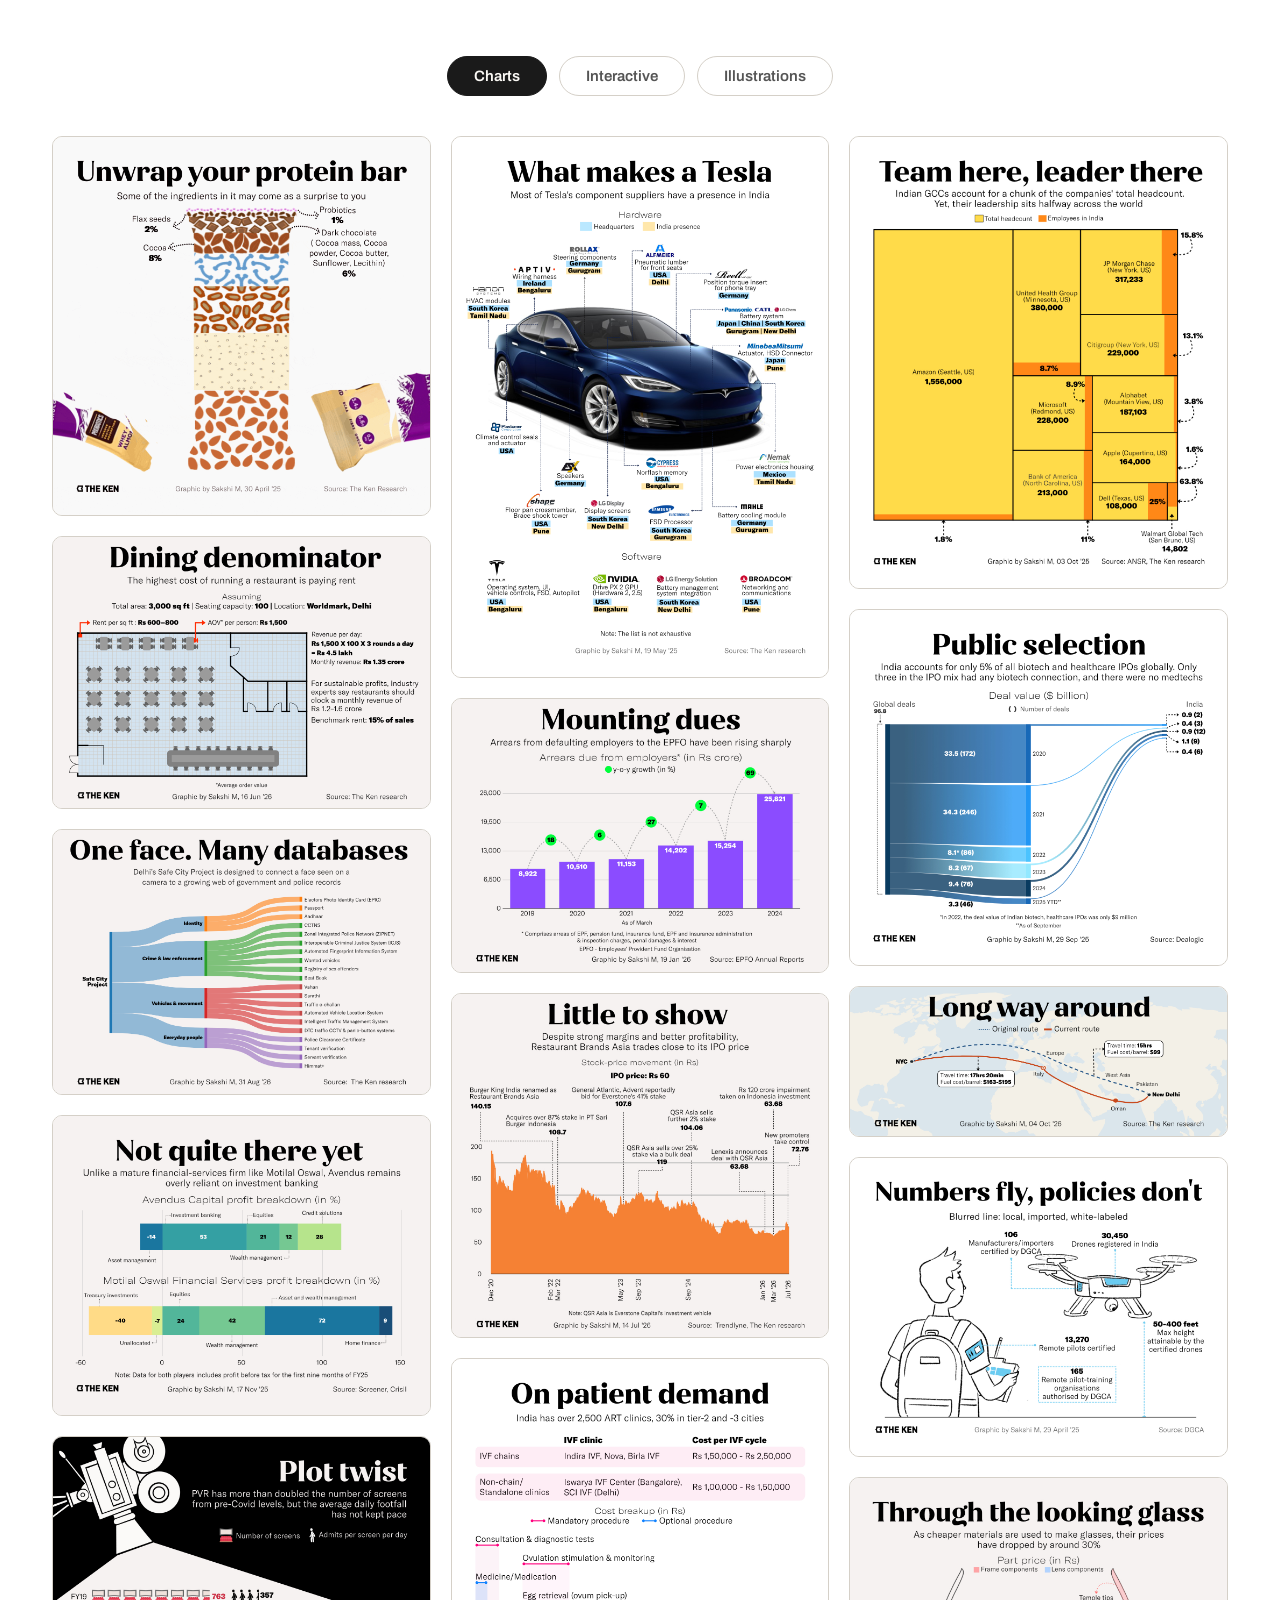
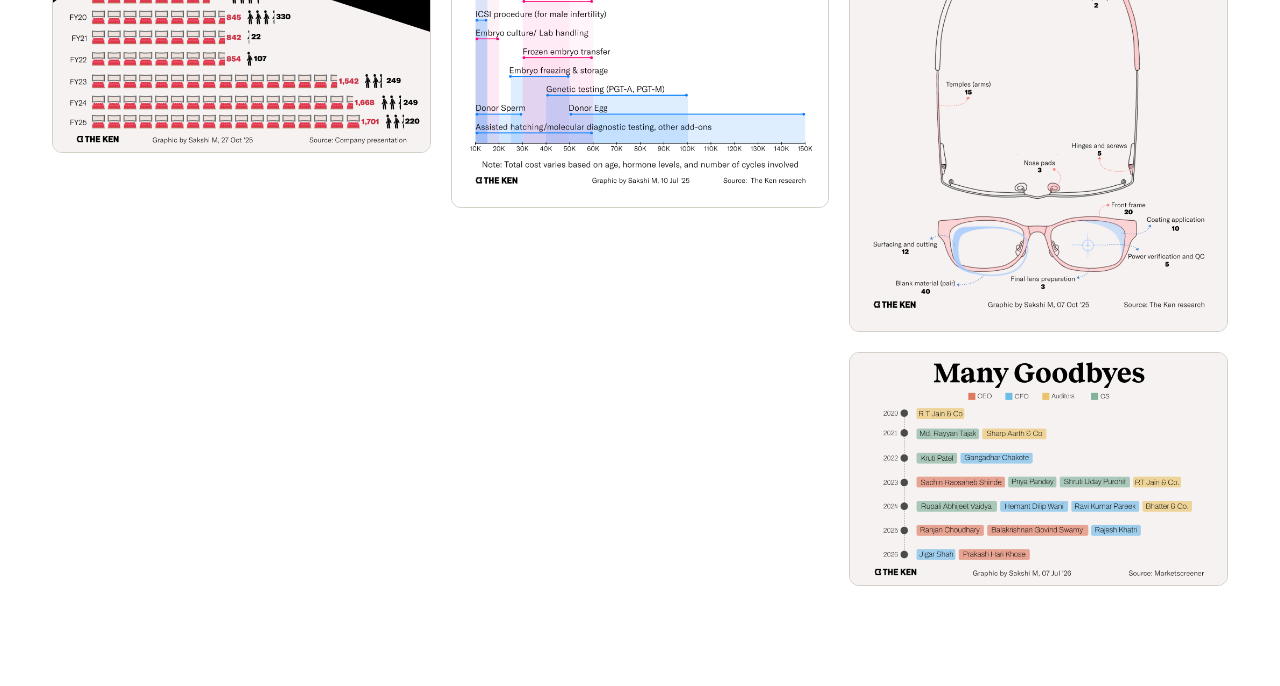
<file: index.html>
<!DOCTYPE html>
<html lang="en">
<head>
<meta charset="UTF-8" />
<meta name="viewport" content="width=device-width, initial-scale=1.0" />
<title>Sakshi Modi — Interactive Charts</title>
<link rel="preconnect" href="https://fonts.googleapis.com" />
<link href="https://fonts.googleapis.com/css2?family=Archivo:ital,wght@0,400;0,500;0,600;0,700;1,400&display=swap" rel="stylesheet" />
<link rel="stylesheet" href="styles.css" />
</head>
<body>

  <!-- ================= HEADER ================= -->
  <!-- Header hidden for now — remove the hidden attribute to bring it back -->
  <header class="site-header" hidden>
    <div class="header-inner">

      <a href="../index.html" class="back-btn" id="backBtn" aria-label="Back to main portfolio">
        <svg width="16" height="16" viewBox="0 0 24 24" fill="none" stroke="currentColor" stroke-width="2" stroke-linecap="round" stroke-linejoin="round"><path d="M19 12H5" /><path d="M12 19l-7-7 7-7" /></svg>
        <span>Back</span>
      </a>

      <a href="index.html" class="brand">Sakshi Modi</a>

      <!-- Placeholder nav — wire these up to real sections/pages later -->
      <nav class="header-nav" aria-label="Primary">
        <ul>
          <li><a href="index.html" class="active">Work</a></li>
          <li><a href="#about">About</a></li>
          <li><a href="#contact">Contact</a></li>
        </ul>
        <a href="#resume" class="cta-btn">Resume ↗</a>
      </nav>

    </div>
  </header>

  <main>
    <!-- ================= HERO ================= -->
    <section class="hero">
      <div class="section-tabs" role="tablist" aria-label="Work categories">
        <button class="tab-btn is-active" role="tab" id="tab-charts" aria-controls="panel-charts" aria-selected="true">Charts</button>
        <button class="tab-btn" role="tab" id="tab-interactive" aria-controls="panel-interactive" aria-selected="false" tabindex="-1">Interactive</button>
        <button class="tab-btn" role="tab" id="tab-illustrations" aria-controls="panel-illustrations" aria-selected="false" tabindex="-1">Illustrations</button>
      </div>
    </section>

    <!-- ================= CHARTS (static images) ================= -->
    <section class="grid-section tab-panel" id="panel-charts" role="tabpanel" aria-labelledby="tab-charts">
      <div class="collage" id="chartsCollage"><!-- populated by script.js --></div>
    </section>

    <!-- ================= INTERACTIVE CHART GRID ================= -->
    <section class="grid-section tab-panel" id="panel-interactive" role="tabpanel" aria-labelledby="tab-interactive" hidden>
      <div class="chart-grid" id="chartGrid"><!-- populated by script.js --></div>
    </section>

    <!-- ================= ILLUSTRATIONS ================= -->
    <section class="grid-section tab-panel" id="panel-illustrations" role="tabpanel" aria-labelledby="tab-illustrations" hidden>
      <div class="collage" id="illustrationsCollage"><!-- populated by script.js --></div>
    </section>
  </main>

  <!-- ================= MODAL ================= -->
  <div class="modal-overlay" id="modalOverlay" aria-hidden="true">
    <div class="modal-panel" role="dialog" aria-modal="true" aria-labelledby="modalTitle">
      <button class="modal-close" id="modalClose" aria-label="Close chart">
        <svg width="20" height="20" viewBox="0 0 24 24" fill="none" stroke="currentColor" stroke-width="2" stroke-linecap="round" stroke-linejoin="round"><path d="M18 6L6 18" /><path d="M6 6l12 12" /></svg>
      </button>
      <div class="modal-header">
        <h2 id="modalTitle"></h2>
        <p id="modalMeta"></p>
      </div>
      <div class="modal-frame-wrap">
        <iframe id="modalIframe" title="Interactive chart" loading="eager" scrolling="no"></iframe>
        <img id="modalImage" alt="" hidden />
      </div>
    </div>
  </div>

  <script src="script.js"></script>
</body>
</html>
</file>
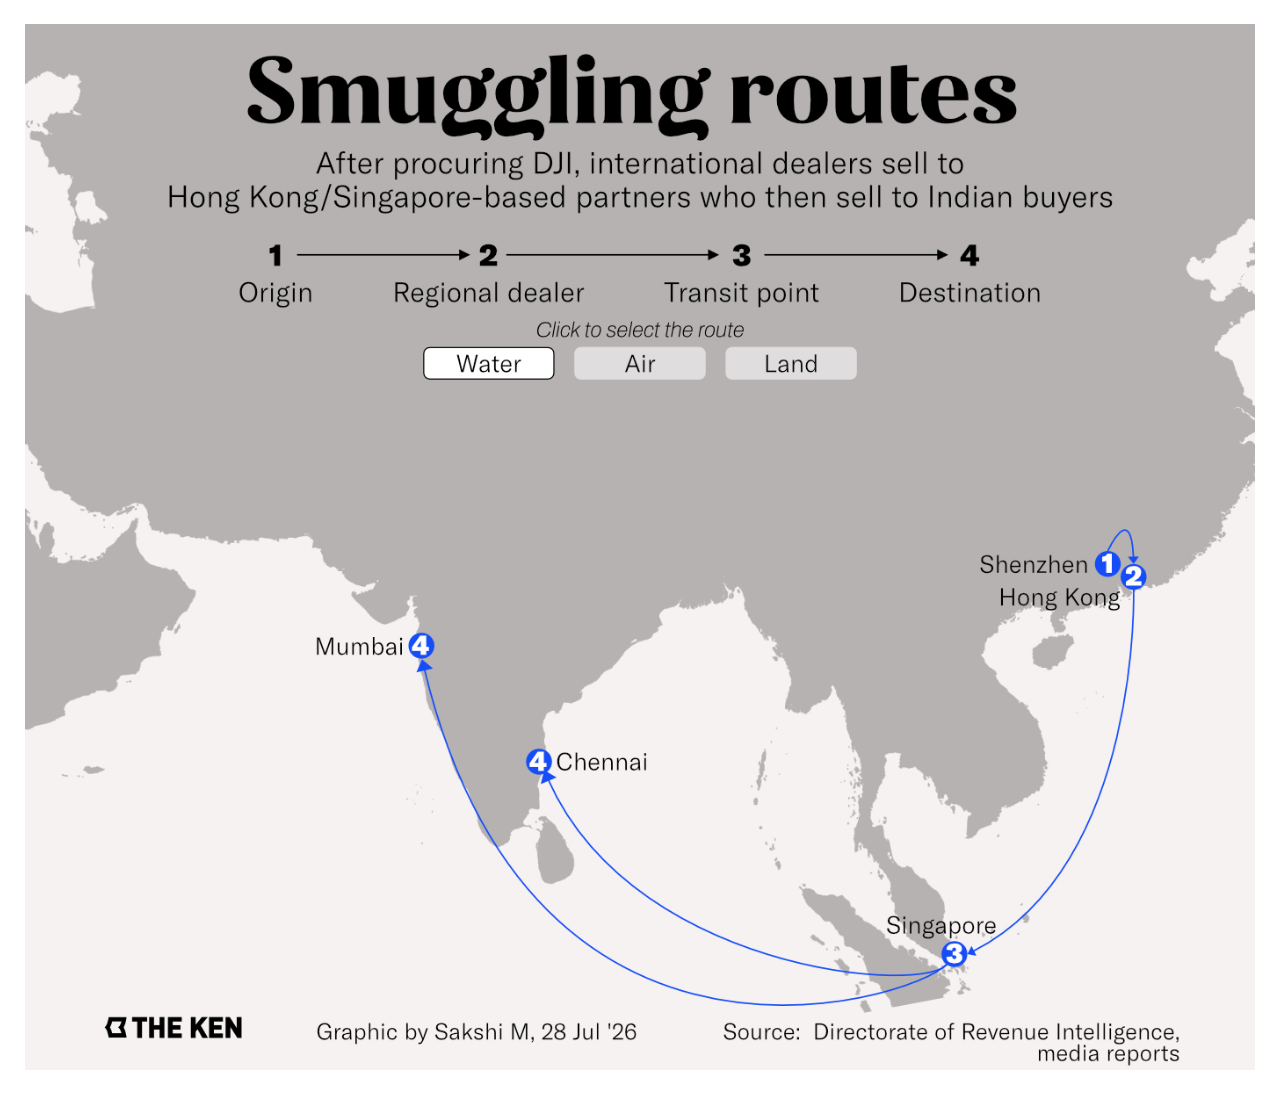
<file: Interactive/DJI/index.html>
<!doctype html>
<html lang="en">
<head>
<meta charset="UTF-8">
<meta name="viewport" content="width=device-width, initial-scale=1.0">
<title>Smuggling routes</title>
<link rel="stylesheet" href="style.css">
</head>
<body>

<div class="chart-wrap">
  <div class="chart-stage">
    <img id="chart-image" src="DJI1.jpg" alt="Smuggling routes map showing the ship route from Shenzhen/Hong Kong to Singapore to Mumbai and Chennai">

    <button type="button" class="route-hotspot" data-image="DJI1.jpg" data-route="ship"
            style="left:32.29%; top:31%; width:10.93%; height:3.28%;"
            aria-pressed="true" aria-label="Show ship route"></button>

    <button type="button" class="route-hotspot" data-image="DJI2.jpg" data-route="air"
            style="left:44.57%; top:31%; width:10.93%; height:3.28%;"
            aria-pressed="false" aria-label="Show air route"></button>

    <button type="button" class="route-hotspot" data-image="DJI3.jpg" data-route="land"
            style="left:56.86%; top:31%; width:10.93%; height:3.28%;"
            aria-pressed="false" aria-label="Show land route"></button>
  </div>
</div>

<script src="script.js"></script>
</body>
</html>
</file>
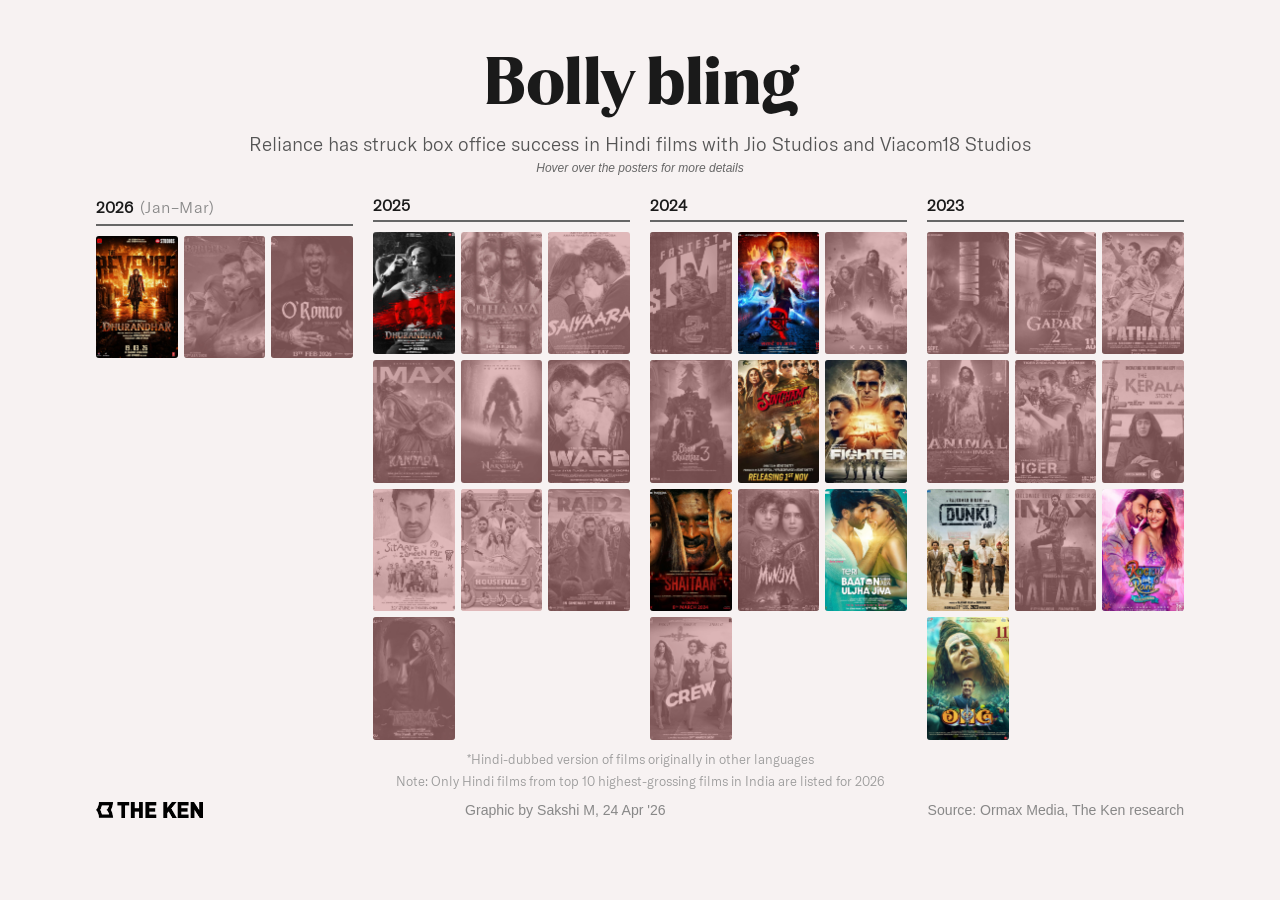
<file: Interactive/Jio Studios/index.html>
<!DOCTYPE html>
<html lang="en">
<head>
  <meta charset="UTF-8" />
  <meta name="viewport" content="width=device-width, initial-scale=1.0" />
  <title>Bolly bling | The Ken</title>

<link rel="stylesheet" href="styles.css" />
</head>

<body>
  <main class="chart-wrapper">

    <!-- ── HEADER ──────────────────────────────────────────── -->
    <header class="chart-header">
      <h1 class="hed">Bolly bling</h1>
      <p class="subhed">
       Reliance has struck box office success in Hindi films with Jio Studios and Viacom18 Studios
      </p>
      <p class="chart-hint">Hover over the posters for more details</p>

    </header>

    <!-- ── CHART BODY (populated by script.js) ─────────────── -->
    <section class="chart-body" id="chart-body" aria-label="Box office chart by year">
      <!-- Year sections are injected here by script.js -->
    </section>

    <!-- ── FOOTNOTE ─────────────────────────────────────────── -->
    <p class="footnote">
      *Hindi-dubbed version of films originally in other languages
    </p>
    <p class="footnote2">
      Note: Only Hindi films from top 10 highest-grossing films in India are listed for 2026
    </p>

    <!-- ── FOOTER ───────────────────────────────────────────── -->
   <div class="footer">
      <div class="footer-logo">
        <img src="./the ken.png" alt="The Ken" class="logo-img" />
      </div>
      <div class="footer-credit">Graphic by Sakshi M, 24 Apr '26</div>
      <div class="footer-source">Source: Ormax Media, The Ken research</div>
    </div>

  </main>

  <script src="script.js"></script>
</body>
</html>
</file>
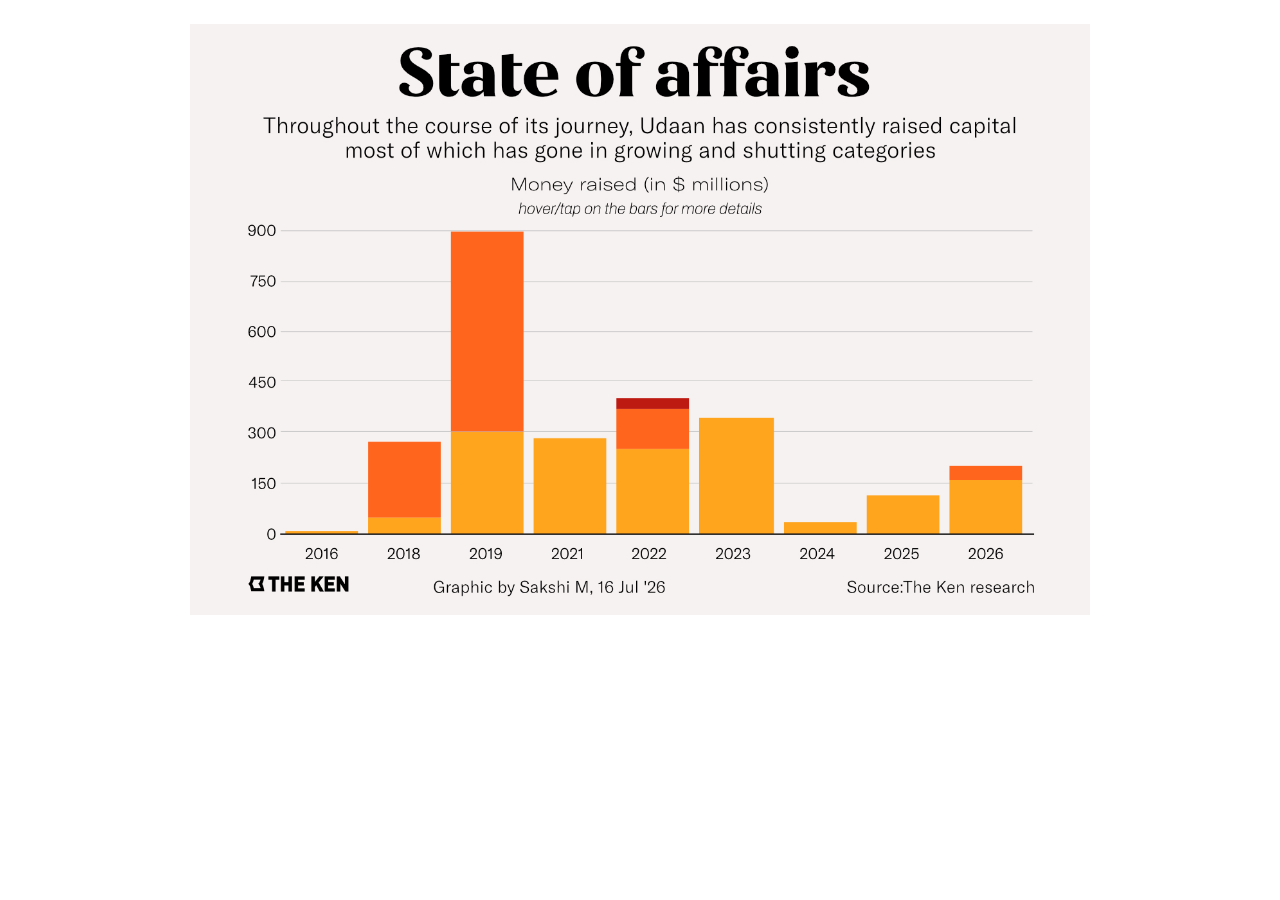
<file: Interactive/Udaan/index.html>
<!DOCTYPE html>
<html lang="en">
<head>
<meta charset="UTF-8">
<meta name="viewport" content="width=device-width, initial-scale=1.0">
<title>State of affairs — Udaan funding history</title>
<link rel="stylesheet" href="style.css">
</head>
<body>

<div class="card">
  <div class="chart-frame" id="chartFrame">
    <img class="chart-image" src="udaan.jpg" alt="State of affairs — Udaan funding rounds by year, money raised in $ millions">
    <div class="hover-layer" id="hoverLayer"></div>
  </div>
</div>

<div class="tooltip" id="tooltip" role="tooltip" aria-hidden="true">
  <div class="tooltip-round" id="ttRound"></div>
  <div class="tooltip-amount" id="ttAmount"></div>
  <div class="tooltip-desc" id="ttDesc"></div>
</div>

<script src="script.js"></script>
</body>
</html>
</file>
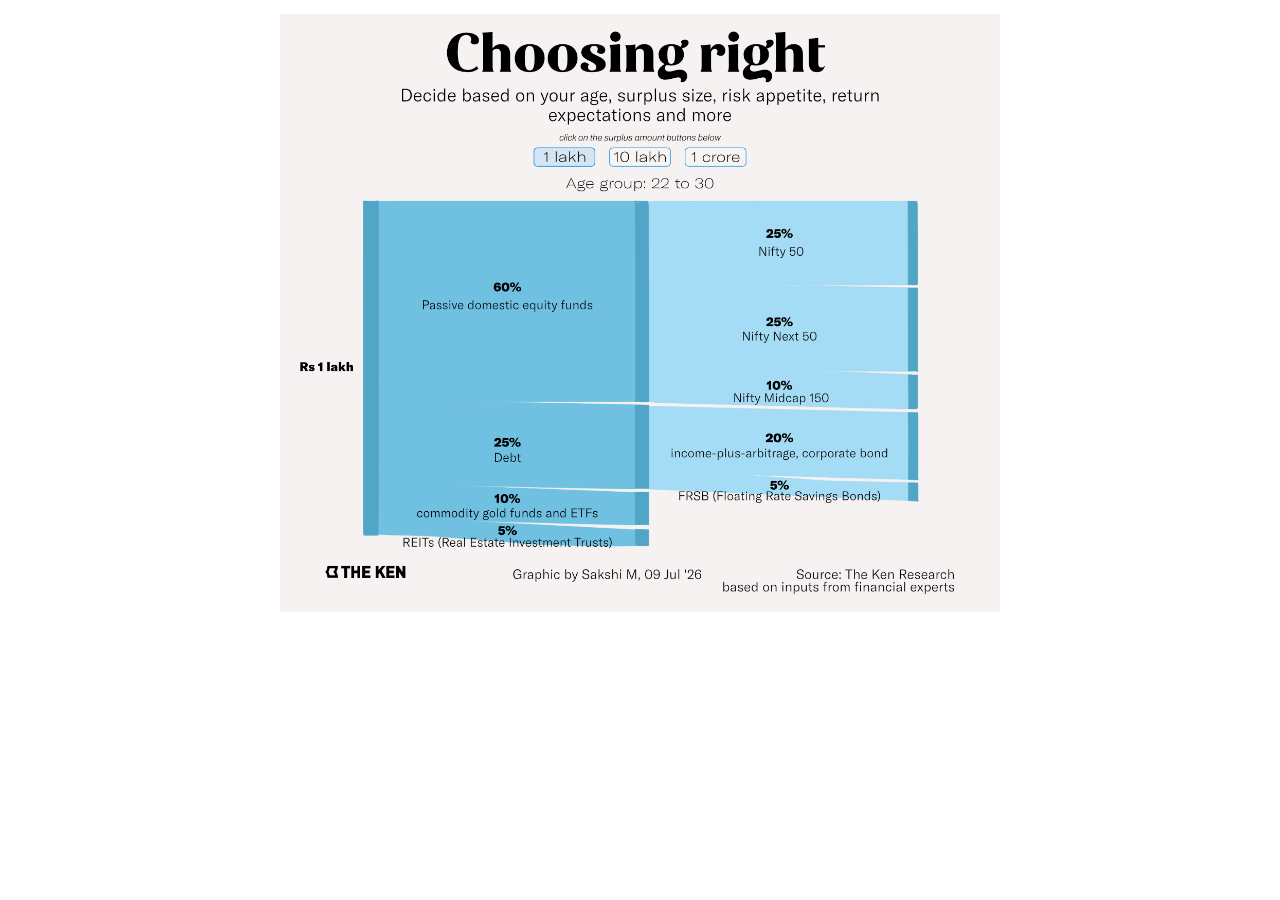
<file: Interactive/wealth/index.html>
<!DOCTYPE html>
<html lang="en">
<head>
<meta charset="UTF-8">
<meta name="viewport" content="width=device-width, initial-scale=1.0">
<title>Surplus Sense</title>
<link rel="stylesheet" href="style.css">
</head>
<body>

<div class="chart-wrapper">
  <div class="chart-wrap">
    <img id="chartImage" src="wealth1.jpg" alt="Surplus sense chart" width="1400" height="1163">

    <button class="hotspot" id="btn-1lakh" data-target="wealth1.jpg" aria-label="Show chart for Rs 1 lakh surplus"></button>
    <button class="hotspot" id="btn-10lakh" data-target="wealth2.jpg" aria-label="Show chart for Rs 10 lakh surplus"></button>
    <button class="hotspot" id="btn-1crore" data-target="wealth3.jpg" aria-label="Show chart for Rs 1 crore surplus"></button>
  </div>
</div>

<script src="script.js"></script>
</body>
</html>
</file>
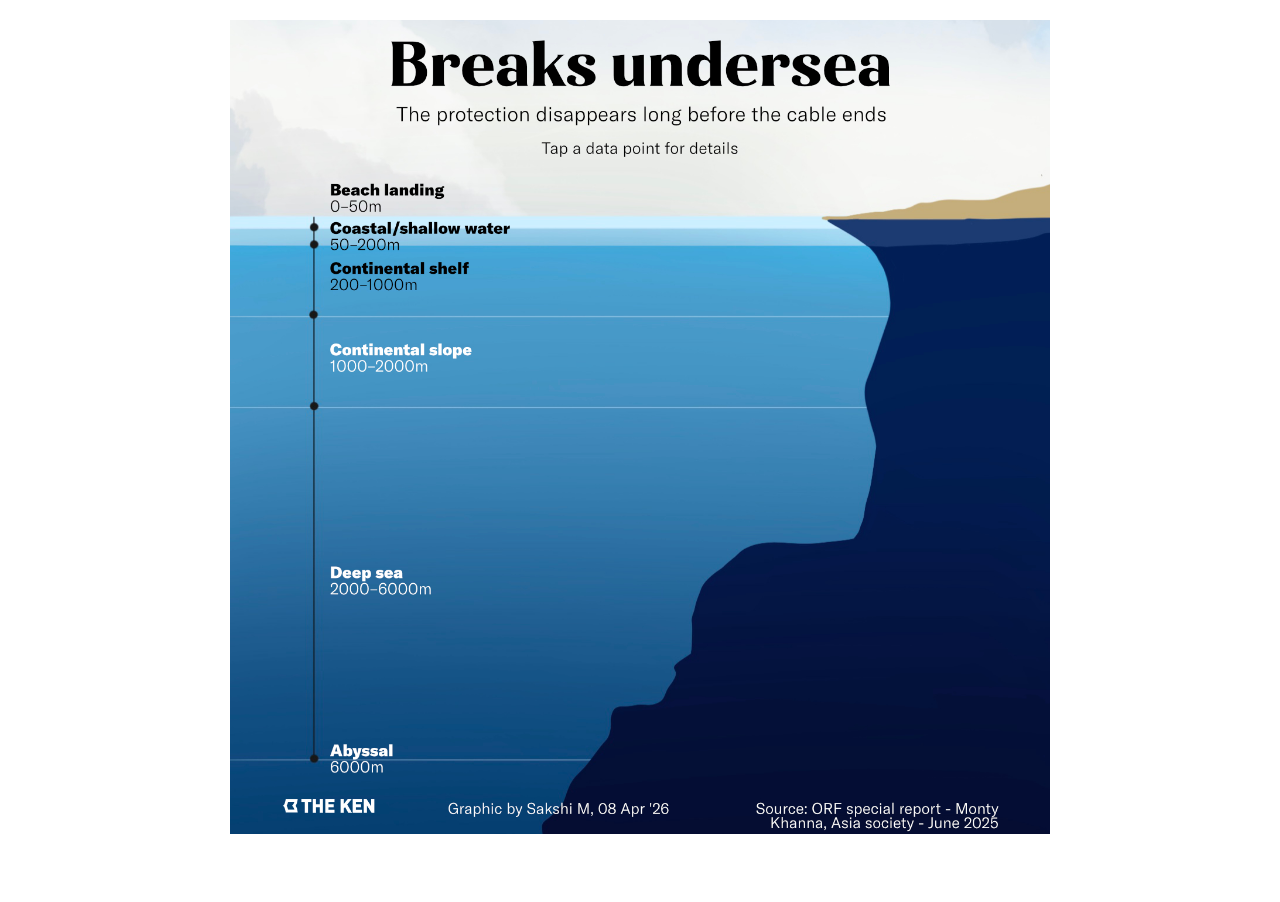
<file: Interactive/Undersea/undersea.html>
<!DOCTYPE html>
<html lang="en">
<head>
    <meta charset="UTF-8">
    <meta name="viewport" content="width=device-width, initial-scale=1.0">
    <title>Breaks Undersea</title>
    <link rel="stylesheet" href="undersea.css">
  
</head>
<body>
    <div class="chart-wrapper">
         
        <img
            src="Undersea_before.jpg"
            alt="Breaks Undersea – The protection disappears long before the cable ends"
            class="chart-image"
            id="chartImage"
        >
       
        <div class="zones-overlay" id="zonesOverlay"></div>
        <div class="tooltip" id="tooltip">
            <div class="tooltip-section">
                <p class="tooltip-label">Protection</p>
                <p class="tooltip-value" id="tooltip-protection"></p>
            </div>
            <div class="tooltip-section">
                <p class="tooltip-label">What can break them</p>
                <p class="tooltip-value" id="tooltip-break"></p>
            </div>
        </div>
    </div>
    <script src="undersea.js"></script>
</body>
</html>
</file>
<file: styles.css>
/* ============================================================
   Fonts
   ============================================================ */
@font-face {
  font-family: "Reckless";
  src: url("./fonts/Reckless-Bold.otf") format("opentype");
  font-weight: 700;
  font-style: normal;
}
@font-face {
  font-family: "Reckless";
  src: url("./fonts/Reckless-Medium.otf") format("opentype");
  font-weight: 500;
  font-style: normal;
}

/* ============================================================
   Variables
   ============================================================ */
:root {
  --bg: #ffffff;
  --panel: #FBF9F5;
  --ink: #1A1A1A;
  --ink-light: #555555;
  --ink-muted: #888888;
  --rule: #D5D0C8;
  --accent: #E63946;
  --header-h: 76px;
  --max-width: 1240px;
}

/* ============================================================
   Reset + base
   ============================================================ */
*, *::before, *::after { box-sizing: border-box; margin: 0; padding: 0; }

html { scroll-behavior: smooth; }

body {
  background: var(--bg);
  color: var(--ink);
  font-family: "Archivo", -apple-system, BlinkMacSystemFont, "Segoe UI", sans-serif;
  -webkit-font-smoothing: antialiased;
}

a { color: inherit; text-decoration: none; }

ul { list-style: none; }

img { max-width: 100%; display: block; }

/* ============================================================
   Header
   ============================================================ */
.site-header {
  position: sticky;
  top: 0;
  z-index: 50;
  height: var(--header-h);
  background: rgba(237, 232, 224, 0.88);
  backdrop-filter: blur(10px);
  -webkit-backdrop-filter: blur(10px);
  border-bottom: 1px solid var(--rule);
}

.header-inner {
  max-width: var(--max-width);
  height: 100%;
  margin: 0 auto;
  padding: 0 32px;
  display: flex;
  align-items: center;
  gap: 28px;
}

.back-btn {
  display: inline-flex;
  align-items: center;
  gap: 6px;
  font-size: 14px;
  font-weight: 500;
  color: var(--ink-light);
  padding: 8px 14px;
  border: 1px solid var(--rule);
  border-radius: 999px;
  transition: color 0.2s ease, border-color 0.2s ease, background 0.2s ease;
  white-space: nowrap;
}
.back-btn:hover {
  color: var(--ink);
  border-color: var(--ink);
  background: rgba(0, 0, 0, 0.03);
}

.brand {
  font-family: "Reckless", Georgia, serif;
  font-weight: 700;
  font-size: 20px;
  letter-spacing: 0.2px;
  margin-right: auto;
}

.header-nav {
  display: flex;
  align-items: center;
  gap: 28px;
}

.header-nav ul {
  display: flex;
  gap: 24px;
}

.header-nav a {
  font-size: 14px;
  font-weight: 500;
  color: var(--ink-light);
  position: relative;
  padding-bottom: 4px;
  transition: color 0.2s ease;
}
.header-nav a:hover,
.header-nav a.active {
  color: var(--ink);
}
.header-nav a.active::after {
  content: "";
  position: absolute;
  left: 0;
  right: 0;
  bottom: -2px;
  height: 2px;
  background: var(--accent);
  border-radius: 2px;
}

.cta-btn {
  font-size: 13px;
  font-weight: 600;
  color: var(--panel);
  background: var(--ink);
  padding: 9px 18px;
  border-radius: 999px;
  transition: background 0.2s ease;
  white-space: nowrap;
}
.cta-btn:hover { background: var(--accent); }

@media (max-width: 720px) {
  .header-nav ul { display: none; }
  .header-inner { padding: 0 20px; gap: 16px; }
}

/* ============================================================
   Hero
   ============================================================ */
.hero {
  max-width: var(--max-width);
  margin: 0 auto;
  padding: 56px 32px 40px;
  text-align: center;
}

.section-tabs {
  display: inline-flex;
  flex-wrap: wrap;
  justify-content: center;
  gap: 12px;
}

.tab-btn {
  font: inherit;
  font-size: 15px;
  font-weight: 600;
  color: var(--ink-light);
  background: transparent;
  border: 1px solid var(--rule);
  border-radius: 999px;
  padding: 11px 26px;
  cursor: pointer;
  transition: color 0.2s ease, border-color 0.2s ease, background 0.2s ease;
}
.tab-btn:hover {
  color: var(--ink);
  border-color: var(--ink);
}
.tab-btn.is-active {
  color: var(--panel);
  background: var(--ink);
  border-color: var(--ink);
}
.tab-btn:focus-visible {
  outline: 2px solid var(--accent);
  outline-offset: 3px;
}

.tab-panel[hidden] { display: none; }

/* ============================================================
   Image collage (static charts + illustrations)
   ============================================================ */
.collage {
  column-count: 3;
  column-gap: 20px;
}

.collage-item {
  display: block;
  width: 100%;
  margin: 0 0 20px;
  padding: 0;
  break-inside: avoid;
  border: 1px solid var(--rule);
  border-radius: 10px;
  overflow: hidden;
  background: var(--panel);
  cursor: zoom-in;
  transition: transform 0.25s ease, box-shadow 0.25s ease, border-color 0.25s ease;
}
.collage-item:hover {
  transform: translateY(-4px);
  border-color: var(--ink);
  box-shadow: 0 16px 32px rgba(26, 26, 26, 0.12);
}
.collage-item:focus-visible {
  outline: 2px solid var(--accent);
  outline-offset: 3px;
}
.collage-item img {
  width: 100%;
  height: auto;
}

@media (max-width: 960px) {
  .collage { column-count: 2; }
}
@media (max-width: 560px) {
  .collage { column-count: 1; }
  .grid-section { padding: 0 16px 80px; }
  .hero { padding: 56px 16px 40px; }
}

/* ============================================================
   Chart grid
   ============================================================ */
.grid-section {
  max-width: var(--max-width);
  margin: 0 auto;
  padding: 0 32px 100px;
}

.chart-grid {
  display: grid;
  grid-template-columns: repeat(auto-fill, minmax(300px, 1fr));
  gap: 28px;
}

/* Fixed-square card */
.chart-card {
  position: relative;
  aspect-ratio: 1 / 1;
  border-radius: 10px;
  overflow: hidden;
  background: var(--panel);
  border: 1px solid var(--rule);
  cursor: pointer;
  transition: transform 0.25s ease, box-shadow 0.25s ease, border-color 0.25s ease;
}

.chart-card:hover {
  transform: translateY(-4px);
  border-color: var(--ink);
  box-shadow: 0 16px 32px rgba(26, 26, 26, 0.12);
}

.chart-card:focus-visible {
  outline: 2px solid var(--accent);
  outline-offset: 3px;
}

.chart-thumb {
  position: absolute;
  inset: 0;
  overflow: hidden;
  background: #fff;
}

.thumb-frame {
  position: absolute;
  top: 0;
  left: 0;
  transform-origin: top left;
  pointer-events: none;
}

.thumb-frame iframe {
  border: 0;
  display: block;
}

/* Hover overlay with title/category */
.chart-overlay {
  position: absolute;
  inset: 0;
  display: flex;
  flex-direction: column;
  justify-content: flex-end;
  padding: 18px 20px;
  background: linear-gradient(180deg, rgba(26, 26, 26, 0) 45%, rgba(26, 26, 26, 0.82) 100%);
  opacity: 0;
  transition: opacity 0.25s ease;
}

.chart-card:hover .chart-overlay,
.chart-card:focus-visible .chart-overlay {
  opacity: 1;
}

.chart-category {
  font-size: 11px;
  font-weight: 600;
  letter-spacing: 0.08em;
  text-transform: uppercase;
  color: #F5A623;
  margin-bottom: 6px;
}

.chart-title {
  font-family: "Reckless", Georgia, serif;
  font-weight: 700;
  font-size: 21px;
  color: #fff;
  line-height: 1.15;
  margin-bottom: 4px;
}

.chart-view-hint {
  font-size: 12px;
  font-weight: 500;
  color: rgba(255, 255, 255, 0.75);
}

/* ============================================================
   Modal
   ============================================================ */
.modal-overlay {
  position: fixed;
  inset: 0;
  z-index: 100;
  background: rgba(20, 18, 16, 0.72);
  display: flex;
  align-items: center;
  justify-content: center;
  padding: 32px;
  opacity: 0;
  visibility: hidden;
  transition: opacity 0.25s ease;
}

.modal-overlay.is-open {
  opacity: 1;
  visibility: visible;
}

.modal-panel {
  position: relative;
  width: 100%;
  max-width: 1180px;
  max-height: 90vh;
  background: var(--panel);
  border-radius: 14px;
  overflow: hidden;
  display: flex;
  flex-direction: column;
  transform: scale(0.96);
  transition: transform 0.25s ease;
  box-shadow: 0 30px 80px rgba(0, 0, 0, 0.35);
}

.modal-overlay.is-open .modal-panel {
  transform: scale(1);
}

.modal-close {
  position: absolute;
  top: 16px;
  right: 16px;
  z-index: 2;
  width: 36px;
  height: 36px;
  border-radius: 50%;
  background: var(--ink);
  color: #fff;
  display: flex;
  align-items: center;
  justify-content: center;
  transition: background 0.2s ease;
}
.modal-close:hover { background: var(--accent); }

.modal-header {
  padding: 24px 64px 12px 28px;
  border-bottom: 1px solid var(--rule);
}

#modalTitle {
  font-family: "Reckless", Georgia, serif;
  font-weight: 700;
  font-size: 24px;
  margin-bottom: 4px;
}

#modalMeta {
  font-size: 13px;
  color: var(--ink-muted);
}

.modal-frame-wrap {
  flex: 1;
  overflow: auto;
  background: #fff;
}

.modal-frame-wrap iframe {
  width: 100%;
  height: 100%;
  min-height: 70vh;
  border: 0;
  display: block;
}

#modalImage {
  display: block;
  max-width: 100%;
  margin: 0 auto;
}

/* Image mode: no header, image sized to the viewport */
.modal-panel.is-image { width: auto; background: #fff; }
.modal-panel.is-image .modal-header,
.modal-panel.is-image iframe { display: none; }
.modal-panel.is-image #modalImage { max-height: 90vh; width: auto; }

/* Chart mode: the iframe renders at the chart's natural size and is
   scaled down (in script.js) so the whole chart fits without scrolling */
.modal-panel.is-chart { width: auto; max-width: none; max-height: none; height: auto; }
.modal-panel.is-chart .modal-frame-wrap { flex: none; position: relative; overflow: hidden; }
.modal-panel.is-chart iframe {
  position: absolute;
  top: 0;
  left: 0;
  min-height: 0;
  transform-origin: top left;
}

@media (max-width: 640px) {
  .modal-overlay { padding: 0; }
  .modal-panel { max-width: 100%; max-height: 100%; height: 100%; border-radius: 0; }
}
</file>
<file: Interactive/DJI/style.css>
* {
  box-sizing: border-box;
}

body {
  margin: 0;
  padding: 24px;
  min-height: 100vh;
  display: flex;
  align-items: center;
  justify-content: center;
  background:transparent;
  font-family: -apple-system, BlinkMacSystemFont, "Segoe UI", Roboto, Helvetica, Arial, sans-serif;
}

.chart-wrap {
  width: 100%;
  max-width: 1400px;
}

/* Stage matches the native image dimensions (1400 x 1189) exactly,
   scaling down proportionally on smaller viewports. */
.chart-stage {
  position: relative;
  width: 100%;
  aspect-ratio: 1400 / 1189;
  overflow: hidden;
}

.chart-stage img {
  display: block;
  width: 100%;
  height: 100%;
  object-fit: contain;
  user-select: none;
  -webkit-user-drag: none;
}

/* Invisible click targets positioned exactly over the
   "Ship route" / "Air route" / "Land route" labels baked into the image. */
.route-hotspot {
  position: absolute;
  margin: 0;
  padding: 0;
  border: none;
  background: transparent;
  cursor: pointer;
  border-radius: 4px;
  -webkit-tap-highlight-color: transparent;
}

.route-hotspot:hover {
  background: rgba(0, 0, 0, 0.06);
}

.route-hotspot:focus-visible {
  outline: 2px solid #1a73e8;
  outline-offset: 2px;
}

.route-hotspot[aria-pressed="true"] {
  cursor: default;
}
</file>
<file: Interactive/Jio Studios/styles.css>
/* ============================================================
   BOLLY BLING — The Ken / Jio Studios Movie Poster Chart
   ============================================================ */

@font-face {
  font-family: "JazminAlt";
  src: url("FONTS/JazminAlt-Bold.otf") format("opentype");
  font-weight: 700;
  font-style: normal;
}

@font-face {
  font-family: "GT America";
  src: url("FONTS/GT-America-Standard-Light.ttf") format("truetype");
  font-weight: 300;
  font-style: normal;
}

/* ─── TOKENS ──────────────────────────────────────────────── */
:root {
  --bg:          #f7f2f2;
  --headline:    #1A1A1A;
  --subtitle:    #555555;
  --body:        #666666;
  --axis:        #888888;
  --foot:        #999999;
  --grid:        #D5D0C8;
  --grid-light:  #E5E0D8;

  --red:         #E63946;
  --amber:       #F5A623;
  --teal:        #0D9488;
  --blue:        #3B82F6;

  /* year accent colours */
  --y2026:       #E63946;
  --y2025:       #F5A623;
  --y2024:       #0D9488;
  --y2023:       #3B82F6;
}

/* ─── RESET ───────────────────────────────────────────────── */
*, *::before, *::after { box-sizing: border-box; margin: 0; padding: 0; }

/* ─── BASE ────────────────────────────────────────────────── */
body {
  background: var(--bg);
  color: var(--body);
  font-family: "GT America", "Helvetica Neue", Arial, sans-serif;
  font-weight: 300;
  -webkit-font-smoothing: antialiased;
}

/* ─── WRAPPER ─────────────────────────────────────────────── */
.chart-wrapper {
  max-width: 1200px;
  margin: 0 auto;
  padding: 48px 56px 28px;
  background: var(--bg);
  position: relative;
}

/* ─── HEADER ──────────────────────────────────────────────── */
.chart-header {
  text-align: center;
  margin-bottom: 20px;
}

.hed {
  font-family: "JazminAlt", "Playfair Display", Georgia, serif;
  font-weight: 700;
  font-size: clamp(40px, 6vw, 64px);
  line-height: 1.08;
  color: var(--headline);
  letter-spacing: -0.01em;
  margin-bottom: 14px;
}

.subhed {
  font-family: "GT America", sans-serif;
  font-weight: 400;
  font-size: clamp(14px, 1.8vw, 19px);
  line-height: 1.45;
  color: var(--subtitle);
  max-width: 72%;
  margin: 0 auto;
}

/* ─── CHART BODY — 4 columns, one per year ────────────────── */
.chart-body {
  display: grid;
  grid-template-columns: repeat(4, 1fr);
  gap: 20px;
  align-items: start;
}

/* ─── YEAR SECTION ────────────────────────────────────────── */
.year-section {
  display: flex;
  flex-direction: column;
  gap: 10px;
}

/* ─── YEAR HEADER ─────────────────────────────────────────── */
.year-label-col {
  display: flex;
  align-items: baseline;
  gap: 6px;
  padding-bottom: 7px;
  border-bottom: 2px solid currentColor;
}

.year-label {
  font-family: "GT America", sans-serif;
  font-weight: 700;
  font-size: clamp(12px, 1.6vw, 16px);
  line-height: 1;
  letter-spacing: 0.01em;
}

.year-sub {
  font-size: 16px;
  font-weight: 500;
  color: var(--axis);
  letter-spacing: 0.03em;
  white-space: nowrap;
}

.year-label.y2026,
.year-label.y2025,
.year-label.y2024,
.year-label.y2023 { color: var(--headline); }

/* ─── POSTERS GRID — half size (60px min) ─────────────────── */
.posters-grid {
  display: grid;
  grid-template-columns: repeat(auto-fill, minmax(60px, 1fr));
  gap: 6px;
}

/* ─── POSTER CARD ─────────────────────────────────────────── */
.poster-card {
  position: relative;
  aspect-ratio: 2 / 3;
  border-radius: 3px;
  overflow: hidden;
  cursor: pointer;
  background: #c8c2b8;
  transition: transform 0.2s ease, box-shadow 0.2s ease;
}

.poster-card:hover {
  transform: translateY(-3px) scale(1.05);
  box-shadow: 0 8px 20px rgba(0,0,0,0.22);
  z-index: 10;
}

/* ─── POSTER IMAGE ────────────────────────────────────────── */
.poster-img {
  width: 100%;
  height: 100%;
  object-fit: cover;
  display: block;
  transition: filter 0.25s ease;
}

.poster-card:hover .poster-img {
  filter: brightness(0.42) saturate(0.7);
}

/* ─── TOOLTIP OVERLAY ─────────────────────────────────────── */
.poster-overlay {
  position: absolute;
  inset: 0;
  display: flex;
  flex-direction: column;
  justify-content: flex-end;
  padding: 7px 6px;
  opacity: 0;
  transform: translateY(4px);
  transition: opacity 0.2s ease, transform 0.2s ease;
  pointer-events: none;
  z-index: 4;
}

.poster-card:hover .poster-overlay {
  opacity: 1;
  transform: translateY(0);
}

.overlay-title {
  font-family: "GT America", sans-serif;
  font-weight: 700;
  font-size: clamp(9px, 0.75vw, 12px);
  line-height: 1.2;
  color: #ffffff;
  margin-bottom: 4px;
}

.overlay-row {
  display: flex;
  flex-direction: column;
  gap: 3px;
}

.overlay-stat {
  font-family: "GT America", sans-serif;
  font-size: clamp(8px, 0.65vw, 10px);
  line-height: 1.3;
}

.overlay-stat .stat-label {
  font-weight: 600;
  color: rgba(255,255,255,0.6);
  font-size: 1em;
  letter-spacing: 0.04em;
  text-transform: uppercase;
  display: block;
  margin-bottom: 1px;
}

.overlay-gross-val {
  font-size: clamp(10px, 0.95vw, 13px);
  font-weight: 700;
  color: #ffffff;
  display: block;
  letter-spacing: -0.01em;
}

.overlay-studios {
  font-size: clamp(9px, 0.62vw, 10px);
  font-weight: 400;
  color: rgba(255,255,255,0.82);
  display: block;
  line-height: 1.35;
}
.chart-hint {
  font-family: "GT America Extended", sans-serif;
  font-size: 12px;
  font-style: italic;
  font-weight: 100;
  line-height: 1.5;
  color: var(--ink-muted);
}

/* ─── TOUCH ACTIVE STATE (mirrors :hover for mobile) ──────── */
.poster-card.touched {
  transform: translateY(-3px) scale(1.05);
  box-shadow: 0 8px 20px rgba(0,0,0,0.22);
  z-index: 10;
}

.poster-card.touched .poster-img {
  filter: brightness(0.42) saturate(0.7);
}

.poster-card.touched .poster-overlay {
  opacity: 1;
  transform: translateY(0);
}


/* ─── FOOTNOTE ────────────────────────────────────────────── */
.footnote {
  font-size: 13px;
  font-weight: 400;
  color: var(--foot);
  text-align: center;
  margin-top: 10px;
  line-height: 1.5;
  
}.footnote2 {
  font-size: 13px;
  font-weight: 400;
  color: var(--foot);
  text-align: center;
  margin-top: 3px;
  line-height: 1.5;
}

/* ─── FOOTER ──────────────────────────────────────────────── */
.footer {
  display: flex;
  justify-content: space-between;
  align-items: center;
  
  padding-top: 10px;
  gap: 10px;
}

.footer-logo {
  display: flex;
  align-items: center;
  justify-content: center;
  flex-shrink: 0;
}

.logo-img {
  height: clamp(14px, 1.3vw, 18px);
  width: auto;
  display: block;
}

.footer-credit,
.footer-source {
  font-family: "GT America Light", sans-serif;
  font-size: clamp(14px, 1.1vw, 16px);
  font-weight: 400;
  color: #888888;
}

/* ─── RESPONSIVE ──────────────────────────────────────────── */

/* Tablet: 2-column year layout */
@media (max-width: 860px) {
  .chart-wrapper {
    padding: 36px 28px 20px;
  }

  .subhed {
    max-width: 90%;
  }

  .chart-body {
    grid-template-columns: repeat(2, 1fr);
    gap: 24px 16px;
  }

  .posters-grid {
    grid-template-columns: repeat(auto-fill, minmax(58px, 1fr));
    gap: 5px;
  }
}

/* Mobile: single-column year stack */
@media (max-width: 520px) {
  .chart-wrapper {
    padding: 24px 16px 16px;
  }

  .hed {
    font-size: clamp(34px, 10vw, 44px);
  }

  .subhed {
    max-width: 100%;
    font-size: 13px;
  }

  .chart-body {
    grid-template-columns: 1fr;
    gap: 24px;
  }

  .posters-grid {
    grid-template-columns: repeat(auto-fill, minmax(62px, 1fr));
    gap: 6px;
  }

  /* .chart-footer {
    flex-direction: column;
    gap: 8px;
    text-align: center;
  }

  .footer-source {
    text-align: center;
  }
   */
   .footer {
    display: grid;
    grid-template-columns: 1fr 1fr 1fr;
    gap: 0.5rem;
    padding-left: 12px;
    padding-right: 12px;
    padding-bottom: 12px;
  }

  .footer-credit,
  .footer-source {
    font-size: 10px;
    text-align: center;
  }

  .footer-logo {
    justify-content: flex-start;
  }
}
</file>
<file: Interactive/Udaan/style.css>
:root {
  --ink: #1a1414;
  --tooltip-bg: #ffffff;
  --tooltip-ink: #000000;
  --amount-color: #ffa51d;
  --highlight: #000000;
}

* { box-sizing: border-box; }

body {
  margin: 0;
  height: fit-content;
  display: flex;
  justify-content: center;
  background: transparent;
  font-family: -apple-system, BlinkMacSystemFont, 'Segoe UI', Arial, sans-serif;
  padding: 24px;
}

.card {
  width: 100%;
  max-width: 900px;
}

.chart-frame {
  position: relative;
  width: 100%;
  line-height: 0;
}

.chart-image {
  display: block;
  width: 100%;
  height: auto;
  user-select: none;
  -webkit-user-drag: none;
}

.hover-layer {
  position: absolute;
  inset: 0;
}

.segment {
  position: absolute;
  cursor: pointer;
  border: none;
  opacity: 20%;
  /* box-shadow: inset 0 0 0 0 var(--highlight); */
  transition: box-shadow 0.15s ease, 0.15s ease;
  outline: none;
}

.segment:hover,
.segment:focus-visible,
.segment.active {
  background:white;
  box-shadow: inset 0 0 0 2px var(--highlight);
}

.segment:focus-visible {
  box-shadow: inset 0 0 0 2px var(--ink);
}

.tooltip {
  position: fixed;
  z-index: 50;
  max-width: 260px;
  background: var(--tooltip-bg);
  color: var(--tooltip-ink);
  padding: 10px 14px;
  border-radius: 8px;
  font-size: 13px;
  line-height: 1.4;
  pointer-events: none;
  opacity: 0;
  transform: translate(-50%, -8px);
  transition: opacity 0.12s ease;
  /* box-shadow: 0 8px 24px rgba(0, 0, 0, 0.25); */
}

.tooltip.visible {
  opacity: 1;
}

.tooltip-round {
  font-weight: 700;
  margin-bottom: 2px;
}

.tooltip-amount {
  font-weight: 600;
  color: var(--amount-color);
  margin-bottom: 4px;
}

.tooltip-desc {
  color: #000000;
}

@media (prefers-color-scheme: dark) {
  :root {
    --tooltip-bg: #f2ece7;
    --tooltip-ink: #17130f;
    --amount-color: #b34d0f;
  }
  body { background: transparent }
  .tooltip-desc { color: #3a332e; }
}
</file>
<file: Interactive/wealth/style.css>
* {
  box-sizing: border-box;
  margin: 0;
  padding: 0;
}

body {
  background-color: transparent;
  display: flex;
  justify-content: center;
  align-items: center;
  min-height: 30vh;
  padding: 14px;
}

.chart-wrapper {
  width: 100%;
  max-width: 720px;
}

.chart-wrap {
  position: relative;
  width: 100%;
}

.chart-wrap img {
  display: block;
  width: 100%;
  height: auto;
  user-select: none;
}

.hotspot {
  position: absolute;
  top: 22.27%;
  height: 3.27%;
  width: 8.571%;
  border: none;
  border-radius: 8px;
  background: transparent;
  cursor: pointer;
  padding: 0;
  transition: box-shadow 0.15s ease, background-color 0.15s ease;
}

.hotspot:hover {
  background-color: rgba(60, 140, 190, 0.12);
}

.hotspot:focus-visible {
  outline: none;
  box-shadow: 0 0 0 3px rgba(60, 140, 190, 0.6);
}

#btn-1lakh  { left: 35.214%; }
#btn-10lakh { left: 45.714%; }
#btn-1crore { left: 56.214%; }
</file>
<file: Interactive/Undersea/undersea.css>
@font-face {
    font-family: 'GT America';
    src: local('GT America Light'), local('GTAmerica-Light');
    font-weight: 300;
    font-style: normal;
}

* {
    margin: 0;
    padding: 0;
    box-sizing: border-box;
}

body {
    background: transparent;
    display: flex;
    justify-content: center;
    align-items: flex-start;
     /* min-height: 100vh;  */
    padding: 20px;
}

.chart-wrapper {
    position: relative;
    display: inline-block;
    line-height: 0;
}

.chart-image {
    display: block;
    width: 100%;
    max-width: 820px;
    height: auto;
}

.zones-overlay {
    position: absolute;
    top: 0;
    left: 0;
    width: 100%;
    height: 100%;
}

.zone-area {
    position: absolute;
    left: 0;
    width: 44%;
    cursor: pointer;
}

.zone-area:hover ~ .tooltip,
.zone-area.active ~ .tooltip {
    opacity: 1;
    pointer-events: none;
}

/* Tooltip */
.tooltip {
    position: absolute;
    background: #ffffff;
    border-radius: 10px;
    box-shadow: 0 2px 12px rgba(0, 0, 0, 0.18); 
    padding: 10px;
    width: 220px;
    pointer-events: none;
    opacity: 0;
    transition: opacity 0.15s ease;
    z-index: 40;
    font-family: 'GT America', 'GT America Light', Arial, sans-serif;
    font-weight: 300;
    line-height: 1.45;
}

.tooltip.visible {
    opacity: 1;
}

.tooltip-section {
    margin-bottom: 10px;
}

.tooltip-section:last-child {
    margin-bottom: 0;
}

.tooltip-label {
    font-family: 'GT America Light', sans-serif;
    font-weight: 1000;
    font-size: 14px;
    color: #111111;
    margin-bottom: 2px;
    line-height: 1.3;
}

.tooltip-value {
    font-family: 'GT America Light', sans-serif;
    font-weight: 300;
    font-size: 12px;
    color: #222222;
    line-height: 1.4;
}
 
@media (max-width: 800px) {
    .tooltip {
        width: 200px;
        padding: 7px 9px;
        border-radius: 7px;
    }

    .tooltip-label {
        font-size: 10px;
    }

    .tooltip-value {
        font-size: 10px;
    }
}
</file>
